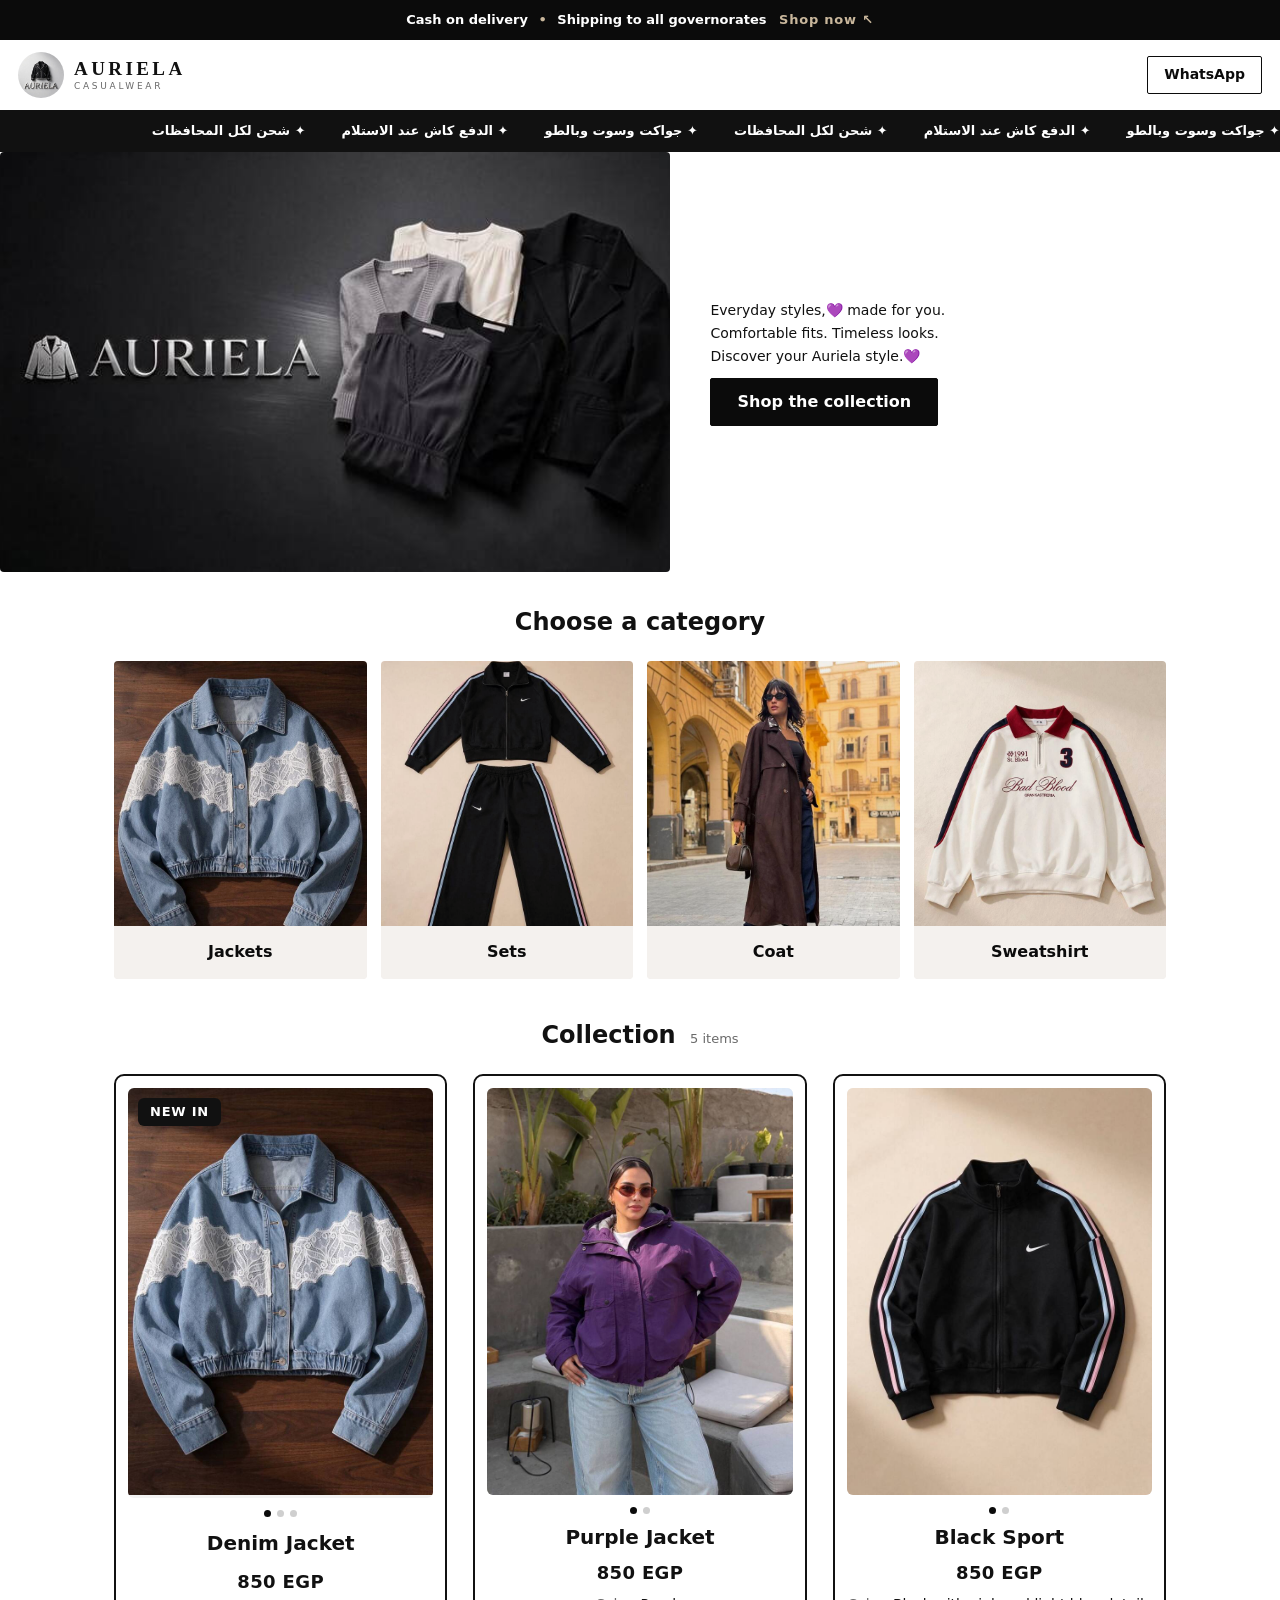
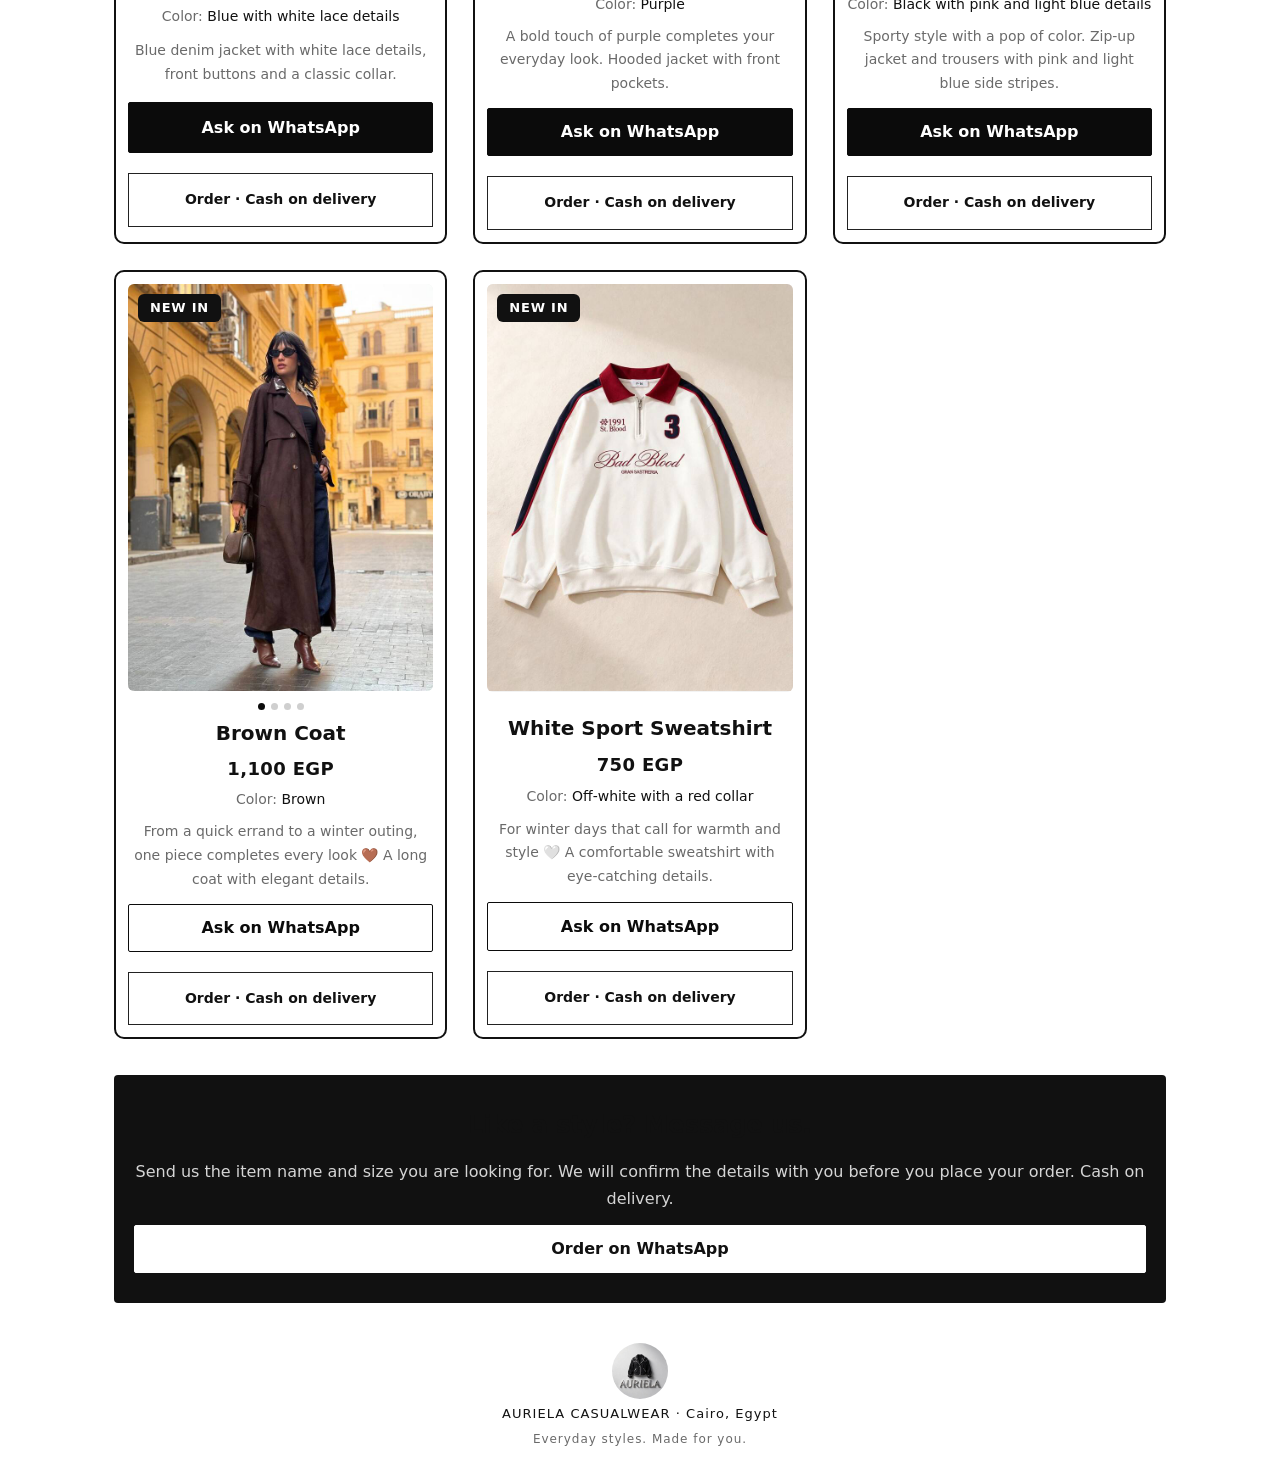
<file: index.html>
<!DOCTYPE html><html lang="en" dir="ltr"><head><meta charset="utf-8"><meta name="viewport" content="width=device-width,initial-scale=1">
<title>Auriela Casualwear | Jackets, Sets & Coats</title><meta name="description" content="Jackets, sets and coats for your everyday style. Cash on delivery and shipping to all governorates.">
<meta property="og:image" content="4-cover.jpg"><link rel="icon" href="3-logo.jpg">
<link rel="stylesheet" href="2-style.css"><style>
.hero h1{font-size:14px!important;line-height:1.65;font-weight:500}
.order-panel{max-width:680px;margin:auto;background:#f6f3f8;border:1px solid #e5ddeb;border-radius:18px;padding:24px}.order-panel h2{margin-top:0}.order-intro{line-height:1.6;color:#555}.order-grid{display:grid;grid-template-columns:1fr 1fr;gap:16px}.order-grid label{display:flex;flex-direction:column;gap:7px;font-size:14px;font-weight:600}.order-grid input,.order-grid select,.order-grid textarea{box-sizing:border-box;width:100%;min-width:0;font:inherit;font-size:16px;background:white;color:#222;border:1px solid #cfc6d7;border-radius:9px;padding:12px}.order-grid .wide{grid-column:1/-1}.order-notice{font-size:12px;line-height:1.6;color:#555}.order-panel button{cursor:pointer;font:inherit;width:100%;margin-top:8px}.cod-tag{display:inline-block;font-size:12px;border-radius:30px;background:#e9dff0;padding:8px 12px;margin-bottom:12px}.acts{flex-wrap:wrap}.order-link{margin-top:8px}.order-panel input:focus,.order-panel select:focus,.order-panel textarea:focus{outline:2px solid #79508f;outline-offset:2px}@media(max-width:600px){.order-panel{padding:20px 16px}.order-grid{grid-template-columns:1fr}.order-grid .wide{grid-column:auto}}
.product-order{margin:16px 0 0}.product-order summary{display:block;cursor:pointer;border:1px solid #222;padding:14px 10px;text-align:center;font-size:14px;font-weight:600;list-style:none}.product-order summary::-webkit-details-marker{display:none}.product-order[open] summary{background:#111;color:#fff}.product-order .order-panel{margin-top:12px;padding:18px 14px}.product-order h4{font-size:20px;margin:0 0 12px}.order-product{font-size:14px;line-height:1.5}.product-order .order-grid{grid-template-columns:1fr}.product-order .order-grid .wide{grid-column:auto}.product-order button{white-space:normal;line-height:1.5}.grid .card:has(.product-order[open]){grid-column:1/-1}
.grid .card{border:2px solid #111;border-radius:10px;padding:12px;background:#fff;box-sizing:border-box}.grid .card .media{border-radius:6px;overflow:hidden}</style></head><body>
<div class="top">Cash on delivery <i>•</i> Shipping to all governorates <a href="#collection">Shop now ↖</a></div>
<header class="hd"><a class="brand" href="#"><img src="3-logo.jpg" alt="Auriela"><span><b>AURIELA</b><small>CASUALWEAR</small></span></a>
<a class="wa" href="https://wa.me/201066720687?text=Hi%20Auriela" aria-label="WhatsApp">WhatsApp</a></header>
<div class="strip" lang="ar" dir="rtl"><span>✦ جواكت وسوت وبالطو</span><span>✦ الدفع كاش عند الاستلام</span><span>✦ شحن لكل المحافظات</span><span>✦ جواكت وسوت وبالطو</span><span>✦ الدفع كاش عند الاستلام</span><span>✦ شحن لكل المحافظات</span></div>
<section class="hero"><img src="4-cover.jpg" alt="Auriela Casualwear"><div><h1 dir="ltr">Everyday styles,💜 made for you.<br>Comfortable fits. Timeless looks.<br>Discover your Auriela style.💜</h1><a class="btn" href="#collection">Shop the collection</a></div></section>
<section class="sec"><h2>Choose a category</h2><div class="tiles"><a class="tile" href="#denim" ><img src="5-denim1.jpg" alt=""><b>Jackets</b></a><a class="tile" href="#black" ><img src="11-black2.jpg" alt=""><b>Sets</b></a><a class="tile" href="#coat" ><img src="13-coat2.jpg" alt=""><b>Coat</b></a><a class="tile" href="#sweat" ><img src="16-sweat1.jpg" alt=""><b>Sweatshirt</b></a></div></section>
<section class="sec" id="collection"><h2>Collection <small>5 items</small></h2><div class="grid"><article class="card" id="denim"><div class="media"><div class="slides"><img src="5-denim1.jpg" alt="Denim jacket" loading="lazy"><img src="6-denim2.jpg" alt="Denim jacket" loading="lazy"><img src="7-denim3.jpg" alt="Denim jacket" loading="lazy"></div><span class="badge">NEW IN</span></div><div class="dots"><i></i><i></i><i></i></div>
<h3>Denim Jacket</h3><p class="price">850 EGP</p><p class="color"><span>Color:</span> Blue with white lace details</p><p class="desc">Blue denim jacket with white lace details, front buttons and a classic collar.</p><div class="acts"><a class="btn " href="https://wa.me/201066720687?text=Hi%20Auriela%2C%20I%27m%20interested%20in%20the%20Denim%20Jacket%20for%20EGP%20850.%20Could%20you%20share%20the%20available%20sizes%20and%20details%3F">Ask on WhatsApp</a></div><details class="product-order"><summary>Order · Cash on delivery</summary><div class="order-panel"><h4>Order Denim Jacket</h4><p class="order-intro">Cash on delivery. We will confirm availability, size, shipping fees and the final total before dispatch. No online payment.</p><form action="https://formsubmit.co/meid5092@gmail.com" method="POST">
<input type="hidden" name="_subject" value="Auriela | Denim Jacket | Cash-on-delivery order request">
<input type="hidden" name="_template" value="table">
<input type="text" name="_honey" tabindex="-1" autocomplete="off" style="display:none" aria-hidden="true">
<input type="hidden" name="Payment method" value="Cash on delivery">
<div class="order-grid">
<label>Full name<input name="Customer name" autocomplete="name" required maxlength="100"></label>
<label>Phone number<input type="tel" name="Phone" autocomplete="tel" inputmode="tel" required maxlength="25"></label>
<label>Governorate<input name="Governorate" autocomplete="address-level1" required maxlength="80"></label>
<div class="wide order-product">Product: <strong>Denim Jacket</strong><input type="hidden" name="Product" value="Denim Jacket"></div>
<label class="wide">Full delivery address<textarea name="Address" autocomplete="street-address" rows="3" required maxlength="500" placeholder="City, area, street, building and apartment"></textarea></label>
<label>Requested size<input name="Requested size" required maxlength="50" placeholder="Enter size or ask us to confirm"></label>
<label>Quantity<input type="number" name="Quantity" min="1" max="20" step="1" value="1" required></label>
<label class="wide">Notes (optional)<textarea name="Notes" rows="2" maxlength="500"></textarea></label>
</div><p class="order-notice">Your contact and delivery details are sent securely through FormSubmit to Auriela to handle your order request. Sending this form does not take a payment or confirm stock.</p>
<button class="btn" type="submit">Send cash-on-delivery request</button>
</form></div></details></article><article class="card" id="purple"><div class="media"><div class="slides"><img src="8-purple1.jpg" alt="Purple jacket" loading="lazy"><img src="9-purple2.jpg" alt="Purple jacket" loading="lazy"></div></div><div class="dots"><i></i><i></i></div>
<h3>Purple Jacket</h3><p class="price">850 EGP</p><p class="color"><span>Color:</span> Purple</p><p class="desc">A bold touch of purple completes your everyday look. Hooded jacket with front pockets.</p><div class="acts"><a class="btn " href="https://wa.me/201066720687?text=Hi%20Auriela%2C%20I%27m%20interested%20in%20the%20Purple%20Jacket%20for%20EGP%20850.%20Could%20you%20share%20the%20available%20sizes%20and%20details%3F">Ask on WhatsApp</a></div><details class="product-order"><summary>Order · Cash on delivery</summary><div class="order-panel"><h4>Order Purple Jacket</h4><p class="order-intro">Cash on delivery. We will confirm availability, size, shipping fees and the final total before dispatch. No online payment.</p><form action="https://formsubmit.co/meid5092@gmail.com" method="POST">
<input type="hidden" name="_subject" value="Auriela | Purple Jacket | Cash-on-delivery order request">
<input type="hidden" name="_template" value="table">
<input type="text" name="_honey" tabindex="-1" autocomplete="off" style="display:none" aria-hidden="true">
<input type="hidden" name="Payment method" value="Cash on delivery">
<div class="order-grid">
<label>Full name<input name="Customer name" autocomplete="name" required maxlength="100"></label>
<label>Phone number<input type="tel" name="Phone" autocomplete="tel" inputmode="tel" required maxlength="25"></label>
<label>Governorate<input name="Governorate" autocomplete="address-level1" required maxlength="80"></label>
<div class="wide order-product">Product: <strong>Purple Jacket</strong><input type="hidden" name="Product" value="Purple Jacket"></div>
<label class="wide">Full delivery address<textarea name="Address" autocomplete="street-address" rows="3" required maxlength="500" placeholder="City, area, street, building and apartment"></textarea></label>
<label>Requested size<input name="Requested size" required maxlength="50" placeholder="Enter size or ask us to confirm"></label>
<label>Quantity<input type="number" name="Quantity" min="1" max="20" step="1" value="1" required></label>
<label class="wide">Notes (optional)<textarea name="Notes" rows="2" maxlength="500"></textarea></label>
</div><p class="order-notice">Your contact and delivery details are sent securely through FormSubmit to Auriela to handle your order request. Sending this form does not take a payment or confirm stock.</p>
<button class="btn" type="submit">Send cash-on-delivery request</button>
</form></div></details></article><article class="card" id="black"><div class="media"><div class="slides"><img src="10-black1.jpg" alt="Black sports set" loading="lazy"><img src="11-black2.jpg" alt="Black sports set" loading="lazy"></div></div><div class="dots"><i></i><i></i></div>
<h3>Black Sport</h3><p class="price">850 EGP</p><p class="color"><span>Color:</span> Black with pink and light blue details</p><p class="desc">Sporty style with a pop of color. Zip-up jacket and trousers with pink and light blue side stripes.</p><div class="acts"><a class="btn " href="https://wa.me/201066720687?text=Hi%20Auriela%2C%20I%27m%20interested%20in%20the%20Black%20Sport%20Set%20for%20EGP%20850.%20Could%20you%20share%20the%20available%20sizes%20and%20details%3F">Ask on WhatsApp</a></div><details class="product-order"><summary>Order · Cash on delivery</summary><div class="order-panel"><h4>Order Black Sport</h4><p class="order-intro">Cash on delivery. We will confirm availability, size, shipping fees and the final total before dispatch. No online payment.</p><form action="https://formsubmit.co/meid5092@gmail.com" method="POST">
<input type="hidden" name="_subject" value="Auriela | Black Sport | Cash-on-delivery order request">
<input type="hidden" name="_template" value="table">
<input type="text" name="_honey" tabindex="-1" autocomplete="off" style="display:none" aria-hidden="true">
<input type="hidden" name="Payment method" value="Cash on delivery">
<div class="order-grid">
<label>Full name<input name="Customer name" autocomplete="name" required maxlength="100"></label>
<label>Phone number<input type="tel" name="Phone" autocomplete="tel" inputmode="tel" required maxlength="25"></label>
<label>Governorate<input name="Governorate" autocomplete="address-level1" required maxlength="80"></label>
<div class="wide order-product">Product: <strong>Black Sport</strong><input type="hidden" name="Product" value="Black Sport"></div>
<label class="wide">Full delivery address<textarea name="Address" autocomplete="street-address" rows="3" required maxlength="500" placeholder="City, area, street, building and apartment"></textarea></label>
<label>Requested size<input name="Requested size" required maxlength="50" placeholder="Enter size or ask us to confirm"></label>
<label>Quantity<input type="number" name="Quantity" min="1" max="20" step="1" value="1" required></label>
<label class="wide">Notes (optional)<textarea name="Notes" rows="2" maxlength="500"></textarea></label>
</div><p class="order-notice">Your contact and delivery details are sent securely through FormSubmit to Auriela to handle your order request. Sending this form does not take a payment or confirm stock.</p>
<button class="btn" type="submit">Send cash-on-delivery request</button>
</form></div></details></article><article class="card" id="coat"><div class="media"><div class="slides"><img src="13-coat2.jpg" alt="Brown suede coat" loading="lazy"><img src="12-coat1.jpg" alt="Brown suede coat" loading="lazy"><img src="14-coat3.jpg" alt="Brown suede coat" loading="lazy"><img src="15-coat4.jpg" alt="Brown suede coat" loading="lazy"></div><span class="badge">NEW IN</span></div><div class="dots"><i></i><i></i><i></i><i></i></div>
<h3>Brown Coat</h3><p class="price">1,100 EGP</p><p class="color"><span>Color:</span> Brown</p><p class="desc">From a quick errand to a winter outing, one piece completes every look 🤎 A long coat with elegant details.</p><div class="acts"><a class="btn ghost" href="https://wa.me/201066720687?text=Hi%20Auriela%2C%20I%27m%20interested%20in%20the%20Brown%20Coat%20for%20EGP%201100.%20Could%20you%20share%20the%20available%20sizes%20and%20details%3F">Ask on WhatsApp</a></div><details class="product-order"><summary>Order · Cash on delivery</summary><div class="order-panel"><h4>Order Brown Coat</h4><p class="order-intro">Cash on delivery. We will confirm availability, size, shipping fees and the final total before dispatch. No online payment.</p><form action="https://formsubmit.co/meid5092@gmail.com" method="POST">
<input type="hidden" name="_subject" value="Auriela | Brown Coat | Cash-on-delivery order request">
<input type="hidden" name="_template" value="table">
<input type="text" name="_honey" tabindex="-1" autocomplete="off" style="display:none" aria-hidden="true">
<input type="hidden" name="Payment method" value="Cash on delivery">
<div class="order-grid">
<label>Full name<input name="Customer name" autocomplete="name" required maxlength="100"></label>
<label>Phone number<input type="tel" name="Phone" autocomplete="tel" inputmode="tel" required maxlength="25"></label>
<label>Governorate<input name="Governorate" autocomplete="address-level1" required maxlength="80"></label>
<div class="wide order-product">Product: <strong>Brown Coat</strong><input type="hidden" name="Product" value="Brown Coat"></div>
<label class="wide">Full delivery address<textarea name="Address" autocomplete="street-address" rows="3" required maxlength="500" placeholder="City, area, street, building and apartment"></textarea></label>
<label>Requested size<input name="Requested size" required maxlength="50" placeholder="Enter size or ask us to confirm"></label>
<label>Quantity<input type="number" name="Quantity" min="1" max="20" step="1" value="1" required></label>
<label class="wide">Notes (optional)<textarea name="Notes" rows="2" maxlength="500"></textarea></label>
</div><p class="order-notice">Your contact and delivery details are sent securely through FormSubmit to Auriela to handle your order request. Sending this form does not take a payment or confirm stock.</p>
<button class="btn" type="submit">Send cash-on-delivery request</button>
</form></div></details></article><article class="card" id="sweat"><div class="media"><div class="slides"><img src="16-sweat1.jpg" alt="White sports sweatshirt" loading="lazy"></div><span class="badge">NEW IN</span></div><div class="dots"></div>
<h3>White Sport Sweatshirt</h3><p class="price">750 EGP</p><p class="color"><span>Color:</span> Off-white with a red collar</p><p class="desc">For winter days that call for warmth and style 🤍 A comfortable sweatshirt with eye-catching details.</p><div class="acts"><a class="btn ghost" href="https://wa.me/201066720687?text=Hi%20Auriela%2C%20I%27m%20interested%20in%20the%20White%20Sport%20Sweatshirt%20for%20EGP%20750.%20Could%20you%20share%20the%20available%20sizes%20and%20details%3F">Ask on WhatsApp</a></div><details class="product-order"><summary>Order · Cash on delivery</summary><div class="order-panel"><h4>Order White Sport Sweatshirt</h4><p class="order-intro">Cash on delivery. We will confirm availability, size, shipping fees and the final total before dispatch. No online payment.</p><form action="https://formsubmit.co/meid5092@gmail.com" method="POST">
<input type="hidden" name="_subject" value="Auriela | White Sport Sweatshirt | Cash-on-delivery order request">
<input type="hidden" name="_template" value="table">
<input type="text" name="_honey" tabindex="-1" autocomplete="off" style="display:none" aria-hidden="true">
<input type="hidden" name="Payment method" value="Cash on delivery">
<div class="order-grid">
<label>Full name<input name="Customer name" autocomplete="name" required maxlength="100"></label>
<label>Phone number<input type="tel" name="Phone" autocomplete="tel" inputmode="tel" required maxlength="25"></label>
<label>Governorate<input name="Governorate" autocomplete="address-level1" required maxlength="80"></label>
<div class="wide order-product">Product: <strong>White Sport Sweatshirt</strong><input type="hidden" name="Product" value="White Sport Sweatshirt"></div>
<label class="wide">Full delivery address<textarea name="Address" autocomplete="street-address" rows="3" required maxlength="500" placeholder="City, area, street, building and apartment"></textarea></label>
<label>Requested size<input name="Requested size" required maxlength="50" placeholder="Enter size or ask us to confirm"></label>
<label>Quantity<input type="number" name="Quantity" min="1" max="20" step="1" value="1" required></label>
<label class="wide">Notes (optional)<textarea name="Notes" rows="2" maxlength="500"></textarea></label>
</div><p class="order-notice">Your contact and delivery details are sent securely through FormSubmit to Auriela to handle your order request. Sending this form does not take a payment or confirm stock.</p>
<button class="btn" type="submit">Send cash-on-delivery request</button>
</form></div></details></article></div></section>
<section class="sec"><div class="cta"><h2>Like a style? Message us.</h2><p>Send us the item name and size you are looking for. We will confirm the details with you before you place your order. Cash on delivery.</p><div class="acts"><a class="btn light" href="https://wa.me/201066720687?text=Hi%20Auriela%2C%20I%27d%20like%20to%20place%20an%20order.">Order on WhatsApp</a></div></div></section>

<footer class="ft"><img src="3-logo.jpg" alt=""><p>AURIELA CASUALWEAR · Cairo, Egypt</p><p class="s">Everyday styles. Made for you.</p></footer>
<nav class="bn"><a href="#">Home</a><a href="#collection">Products</a><a href="#collection">Order</a><a href="https://wa.me/201066720687?text=Hi%20Auriela">WhatsApp</a></nav>
</body></html>
</file>
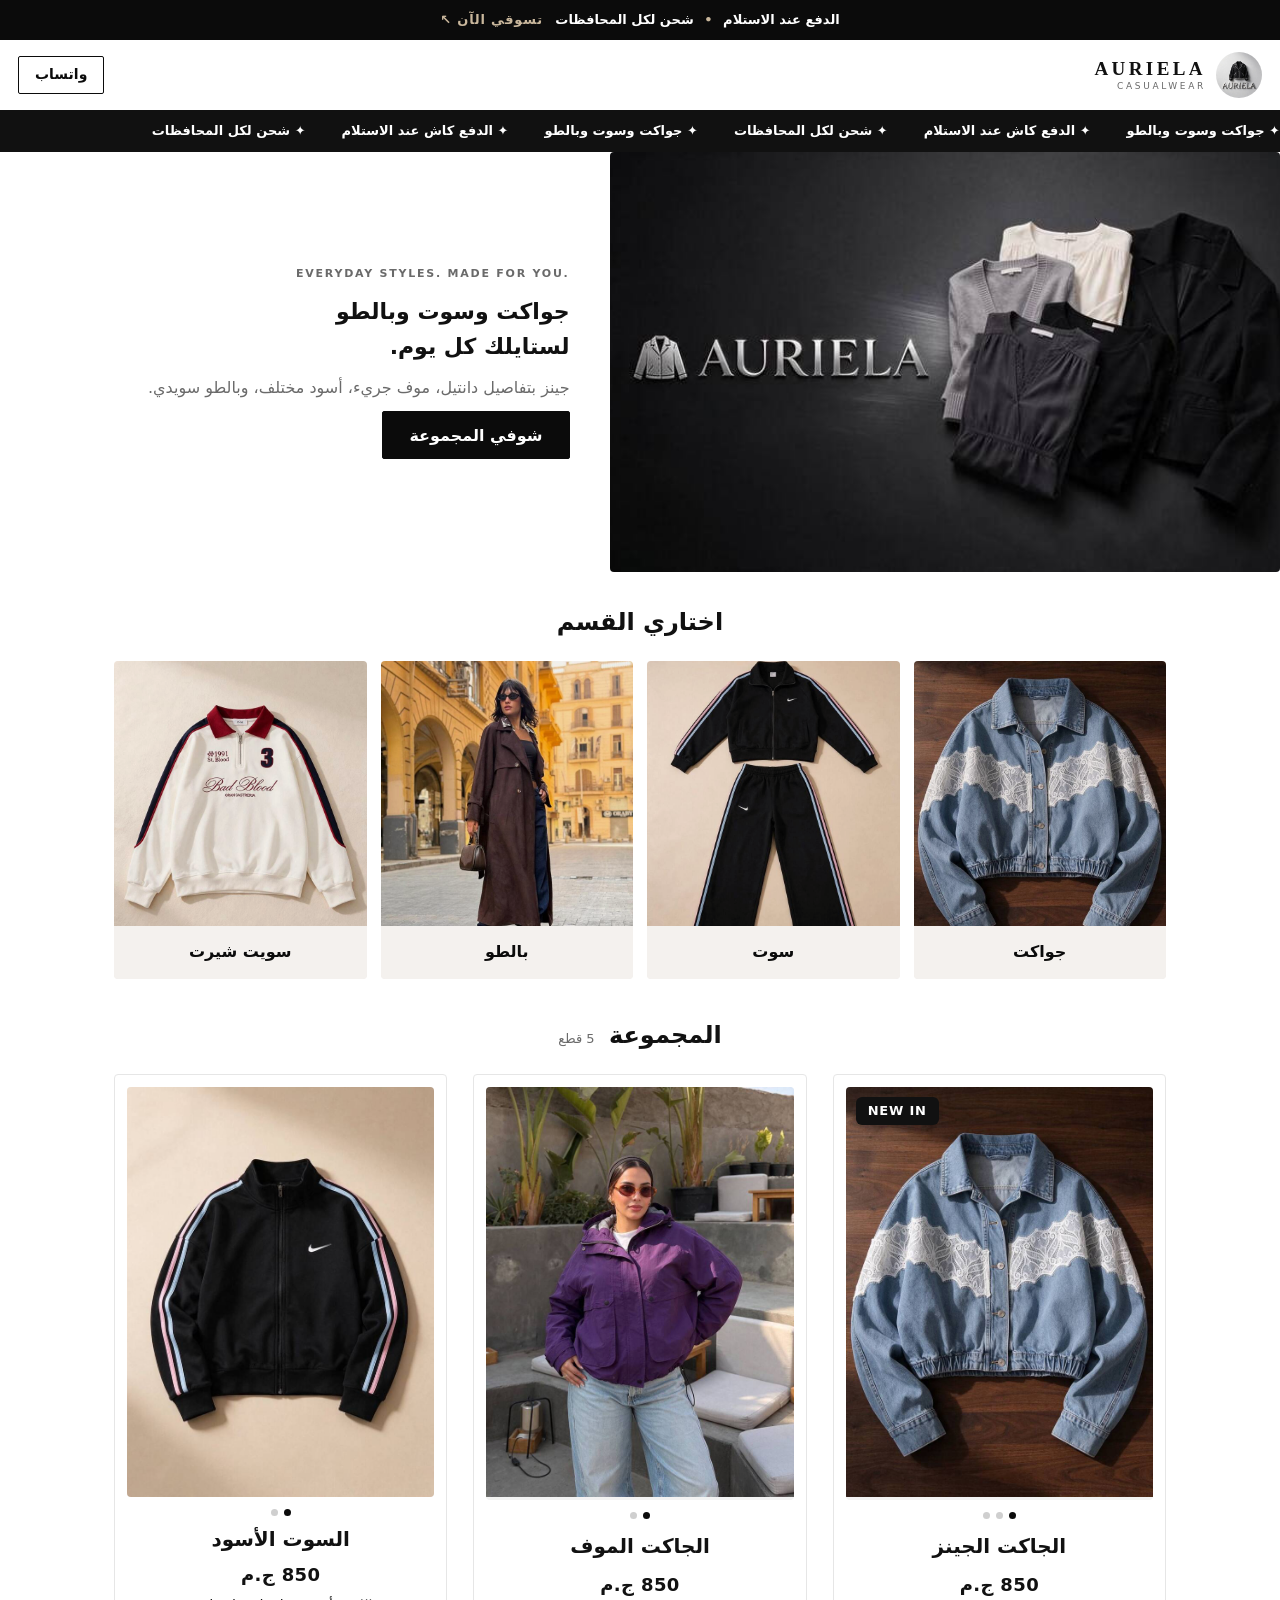
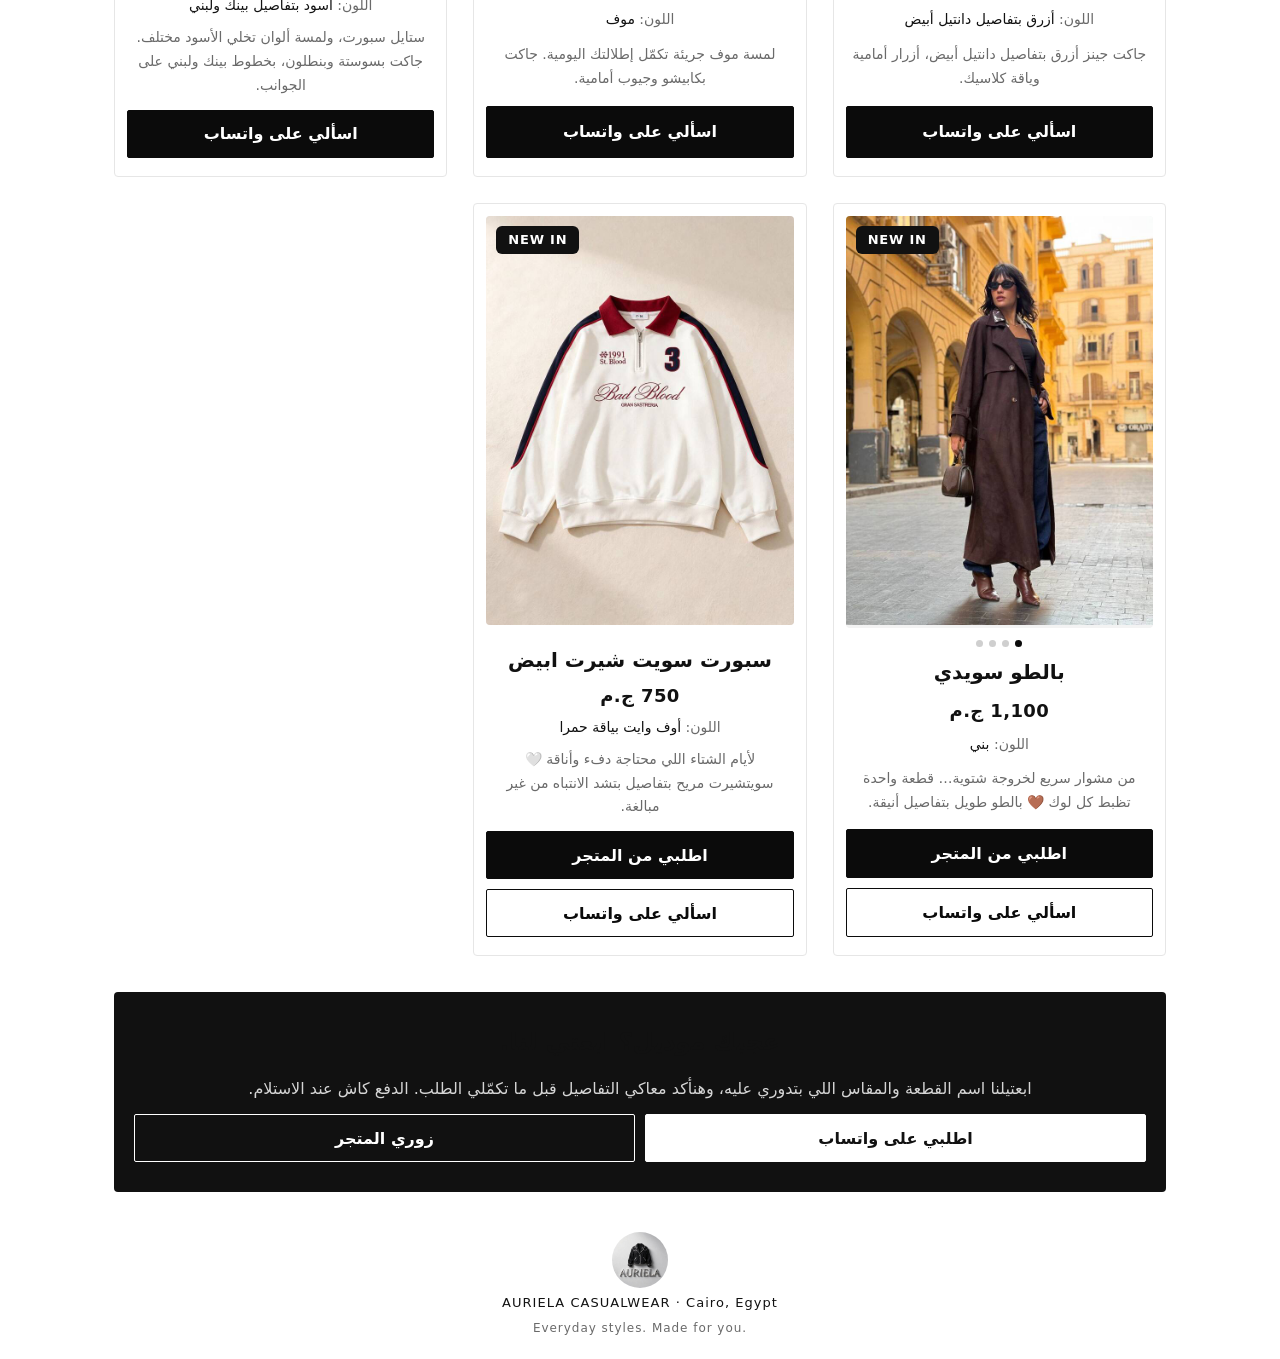
<file: 18-gh_index.html>
<!DOCTYPE html><html lang="ar" dir="rtl"><head><meta charset="utf-8"><meta name="viewport" content="width=device-width,initial-scale=1">
<title>Auriela Casualwear | جواكت وسوت وبالطو</title><meta name="description" content="جواكت وسوت وبالطو لستايلك كل يوم. الدفع عند الاستلام وشحن لكل المحافظات.">
<meta property="og:image" content="4-cover.jpg"><link rel="icon" href="3-logo.jpg">
<link rel="stylesheet" href="2-style.css"></head><body>
<div class="top">الدفع عند الاستلام <i>•</i> شحن لكل المحافظات <a href="#collection">تسوقي الآن ↖</a></div>
<header class="hd"><a class="brand" href="#"><img src="3-logo.jpg" alt="Auriela"><span><b>AURIELA</b><small>CASUALWEAR</small></span></a>
<a class="wa" href="https://wa.me/201066720687?text=%D8%A3%D9%87%D9%84%D8%A7%D9%8B%20Auriela" aria-label="واتساب">واتساب</a></header>
<div class="strip"><span>✦ جواكت وسوت وبالطو</span><span>✦ الدفع كاش عند الاستلام</span><span>✦ شحن لكل المحافظات</span><span>✦ جواكت وسوت وبالطو</span><span>✦ الدفع كاش عند الاستلام</span><span>✦ شحن لكل المحافظات</span></div>
<section class="hero"><img src="4-cover.jpg" alt="Auriela Casualwear"><div><p class="eyebrow">EVERYDAY STYLES. MADE FOR YOU.</p><h1>جواكت وسوت وبالطو<br>لستايلك كل يوم.</h1><p>جينز بتفاصيل دانتيل، موف جريء، أسود مختلف، وبالطو سويدي.</p><a class="btn" href="#collection">شوفي المجموعة</a></div></section>
<section class="sec"><h2>اختاري القسم</h2><div class="tiles"><a class="tile" href="#denim" ><img src="5-denim1.jpg" alt=""><b>جواكت</b></a><a class="tile" href="#black" ><img src="11-black2.jpg" alt=""><b>سوت</b></a><a class="tile" href="#coat" ><img src="13-coat2.jpg" alt=""><b>بالطو</b></a><a class="tile" href="#sweat" ><img src="16-sweat1.jpg" alt=""><b>سويت شيرت</b></a></div></section>
<section class="sec" id="collection"><h2>المجموعة <small>5 قطع</small></h2><div class="grid"><article class="card" id="denim"><div class="media"><div class="slides"><img src="5-denim1.jpg" alt="الجاكت الجينز" loading="lazy"><img src="6-denim2.jpg" alt="الجاكت الجينز" loading="lazy"><img src="7-denim3.jpg" alt="الجاكت الجينز" loading="lazy"></div><span class="badge">NEW IN</span></div><div class="dots"><i></i><i></i><i></i></div>
<h3>الجاكت الجينز</h3><p class="price">850 ج.م</p><p class="color"><span>اللون:</span> أزرق بتفاصيل دانتيل أبيض</p><p class="desc">جاكت جينز أزرق بتفاصيل دانتيل أبيض، أزرار أمامية وياقة كلاسيك.</p><div class="acts"><a class="btn " href="https://wa.me/201066720687?text=%D8%A3%D9%87%D9%84%D8%A7%D9%8B%20Auriela%D8%8C%20%D9%85%D9%87%D8%AA%D9%85%D8%A9%20%D8%A8%D9%80%20%D8%A7%D9%84%D8%AC%D8%A7%D9%83%D8%AA%20%D8%A7%D9%84%D8%AC%D9%8A%D9%86%D8%B2%20%D8%A8%D8%B3%D8%B9%D8%B1%20850%20%D8%AC%D9%86%D9%8A%D9%87.%20%D9%85%D9%85%D9%83%D9%86%20%D8%A7%D9%84%D9%85%D9%82%D8%A7%D8%B3%D8%A7%D8%AA%20%D9%88%D8%A7%D9%84%D8%AA%D9%81%D8%A7%D8%B5%D9%8A%D9%84%D8%9F">اسألي على واتساب</a></div></article><article class="card" id="purple"><div class="media"><div class="slides"><img src="8-purple1.jpg" alt="الجاكت الموف" loading="lazy"><img src="9-purple2.jpg" alt="الجاكت الموف" loading="lazy"></div></div><div class="dots"><i></i><i></i></div>
<h3>الجاكت الموف</h3><p class="price">850 ج.م</p><p class="color"><span>اللون:</span> موف</p><p class="desc">لمسة موف جريئة تكمّل إطلالتك اليومية. جاكت بكابيشو وجيوب أمامية.</p><div class="acts"><a class="btn " href="https://wa.me/201066720687?text=%D8%A3%D9%87%D9%84%D8%A7%D9%8B%20Auriela%D8%8C%20%D9%85%D9%87%D8%AA%D9%85%D8%A9%20%D8%A8%D9%80%20%D8%A7%D9%84%D8%AC%D8%A7%D9%83%D8%AA%20%D8%A7%D9%84%D9%85%D9%88%D9%81%20%D8%A8%D8%B3%D8%B9%D8%B1%20850%20%D8%AC%D9%86%D9%8A%D9%87.%20%D9%85%D9%85%D9%83%D9%86%20%D8%A7%D9%84%D9%85%D9%82%D8%A7%D8%B3%D8%A7%D8%AA%20%D9%88%D8%A7%D9%84%D8%AA%D9%81%D8%A7%D8%B5%D9%8A%D9%84%D8%9F">اسألي على واتساب</a></div></article><article class="card" id="black"><div class="media"><div class="slides"><img src="10-black1.jpg" alt="السوت الأسود" loading="lazy"><img src="11-black2.jpg" alt="السوت الأسود" loading="lazy"></div></div><div class="dots"><i></i><i></i></div>
<h3>السوت الأسود</h3><p class="price">850 ج.م</p><p class="color"><span>اللون:</span> أسود بتفاصيل بينك ولبني</p><p class="desc">ستايل سبورت، ولمسة ألوان تخلي الأسود مختلف. جاكت بسوستة وبنطلون، بخطوط بينك ولبني على الجوانب.</p><div class="acts"><a class="btn " href="https://wa.me/201066720687?text=%D8%A3%D9%87%D9%84%D8%A7%D9%8B%20Auriela%D8%8C%20%D9%85%D9%87%D8%AA%D9%85%D8%A9%20%D8%A8%D9%80%20%D8%A7%D9%84%D8%B3%D9%88%D8%AA%20%D8%A7%D9%84%D8%A3%D8%B3%D9%88%D8%AF%20%D8%A8%D8%B3%D8%B9%D8%B1%20850%20%D8%AC%D9%86%D9%8A%D9%87.%20%D9%85%D9%85%D9%83%D9%86%20%D8%A7%D9%84%D9%85%D9%82%D8%A7%D8%B3%D8%A7%D8%AA%20%D9%88%D8%A7%D9%84%D8%AA%D9%81%D8%A7%D8%B5%D9%8A%D9%84%D8%9F">اسألي على واتساب</a></div></article><article class="card" id="coat"><div class="media"><div class="slides"><img src="13-coat2.jpg" alt="بالطو سويدي" loading="lazy"><img src="12-coat1.jpg" alt="بالطو سويدي" loading="lazy"><img src="14-coat3.jpg" alt="بالطو سويدي" loading="lazy"><img src="15-coat4.jpg" alt="بالطو سويدي" loading="lazy"></div><span class="badge">NEW IN</span></div><div class="dots"><i></i><i></i><i></i><i></i></div>
<h3>بالطو سويدي</h3><p class="price">1,100 ج.م</p><p class="color"><span>اللون:</span> بني</p><p class="desc">من مشوار سريع لخروجة شتوية… قطعة واحدة تظبط كل لوك 🤎 بالطو طويل بتفاصيل أنيقة.</p><div class="acts"><a class="btn" href="https://rjedcz-8e.myshopify.com/products/brown-coat">اطلبي من المتجر</a><a class="btn ghost" href="https://wa.me/201066720687?text=%D8%A3%D9%87%D9%84%D8%A7%D9%8B%20Auriela%D8%8C%20%D9%85%D9%87%D8%AA%D9%85%D8%A9%20%D8%A8%D9%80%20%D8%A8%D8%A7%D9%84%D8%B7%D9%88%20%D8%B3%D9%88%D9%8A%D8%AF%D9%8A%20%D8%A8%D8%B3%D8%B9%D8%B1%201100%20%D8%AC%D9%86%D9%8A%D9%87.%20%D9%85%D9%85%D9%83%D9%86%20%D8%A7%D9%84%D9%85%D9%82%D8%A7%D8%B3%D8%A7%D8%AA%20%D9%88%D8%A7%D9%84%D8%AA%D9%81%D8%A7%D8%B5%D9%8A%D9%84%D8%9F">اسألي على واتساب</a></div></article><article class="card" id="sweat"><div class="media"><div class="slides"><img src="16-sweat1.jpg" alt="سبورت سويت شيرت ابيض" loading="lazy"></div><span class="badge">NEW IN</span></div><div class="dots"></div>
<h3>سبورت سويت شيرت ابيض</h3><p class="price">750 ج.م</p><p class="color"><span>اللون:</span> أوف وايت بياقة حمرا</p><p class="desc">لأيام الشتاء اللي محتاجة دفء وأناقة 🤍 سويتشيرت مريح بتفاصيل بتشد الانتباه من غير مبالغة.</p><div class="acts"><a class="btn" href="https://rjedcz-8e.myshopify.com/products/sport-t-shirt">اطلبي من المتجر</a><a class="btn ghost" href="https://wa.me/201066720687?text=%D8%A3%D9%87%D9%84%D8%A7%D9%8B%20Auriela%D8%8C%20%D9%85%D9%87%D8%AA%D9%85%D8%A9%20%D8%A8%D9%80%20%D8%B3%D8%A8%D9%88%D8%B1%D8%AA%20%D8%B3%D9%88%D9%8A%D8%AA%20%D8%B4%D9%8A%D8%B1%D8%AA%20%D8%A7%D8%A8%D9%8A%D8%B6%20%D8%A8%D8%B3%D8%B9%D8%B1%20750%20%D8%AC%D9%86%D9%8A%D9%87.%20%D9%85%D9%85%D9%83%D9%86%20%D8%A7%D9%84%D9%85%D9%82%D8%A7%D8%B3%D8%A7%D8%AA%20%D9%88%D8%A7%D9%84%D8%AA%D9%81%D8%A7%D8%B5%D9%8A%D9%84%D8%9F">اسألي على واتساب</a></div></article></div></section>
<section class="sec"><div class="cta"><h2>عجبك موديل؟ ابعتي لنا.</h2><p>ابعتيلنا اسم القطعة والمقاس اللي بتدوري عليه، وهنأكد معاكي التفاصيل قبل ما تكمّلي الطلب. الدفع كاش عند الاستلام.</p><div class="acts"><a class="btn light" href="https://wa.me/201066720687?text=%D8%A3%D9%87%D9%84%D8%A7%D9%8B%20Auriela%D8%8C%20%D8%B9%D8%A7%D9%8A%D8%B2%D8%A9%20%D8%A3%D8%B7%D9%84%D8%A8.">اطلبي على واتساب</a><a class="btn outline" href="https://rjedcz-8e.myshopify.com">زوري المتجر</a></div></div></section>
<footer class="ft"><img src="3-logo.jpg" alt=""><p>AURIELA CASUALWEAR · Cairo, Egypt</p><p class="s">Everyday styles. Made for you.</p></footer>
<nav class="bn"><a href="#">الرئيسية</a><a href="#collection">المنتجات</a><a href="https://rjedcz-8e.myshopify.com">المتجر</a><a href="https://wa.me/201066720687?text=%D8%A3%D9%87%D9%84%D8%A7%D9%8B%20Auriela">واتساب</a></nav>
</body></html>
</file>
<file: 2-style.css>
:root{--navy:#0b0b0b;--pink:#f4f1ee;--sky:#f4f1ee;--ink:#111;--mut:#6a6a6a;--red:#111}
*{box-sizing:border-box}html{scroll-behavior:smooth}body{margin:0;font-family:system-ui,-apple-system,'Segoe UI',Tahoma,Roboto,'Noto Sans Arabic',sans-serif;color:var(--ink);background:#fff;padding-bottom:70px;line-height:1.7}
a{color:inherit;text-decoration:none}h1,h2,h3,p{margin:0}
.top{background:var(--navy);color:#fff;text-align:center;padding:9px 12px;font-size:13px;font-weight:600}.top i{color:#c9b79c;font-style:normal;margin:0 6px}.top a{color:#c9b79c;margin-inline-start:8px}
.hd{display:flex;align-items:center;justify-content:space-between;padding:12px 18px}.brand{display:flex;align-items:center;gap:10px}.brand img{width:46px;height:46px;border-radius:50%;object-fit:cover}
.brand span{display:grid;line-height:1.2}.brand b{font-family:Georgia,serif;letter-spacing:.18em;color:var(--navy);font-size:19px}.brand small{font-size:9px;letter-spacing:.3em;color:var(--mut)}
.wa{border:1.5px solid var(--navy);color:var(--navy);border-radius:999px;padding:6px 16px;font-weight:600;font-size:14px}
.strip{background:var(--navy);color:#fff;font-size:13px;font-weight:600;display:flex;gap:36px;overflow:hidden;white-space:nowrap;padding:10px 0}.strip span{animation:mq 18s linear infinite;flex:none}
@keyframes mq{to{transform:translateX(100%)}}
.hero{display:grid}.hero img{width:100%;display:block;aspect-ratio:16/10;object-fit:cover}.hero div{padding:22px 20px 28px;display:grid;gap:10px;justify-items:start}
.eyebrow{font-size:11px;letter-spacing:.16em;font-weight:700;color:var(--mut);direction:ltr}.hero h1{font-size:18px;line-height:1.6;color:var(--navy);font-weight:600}.hero p{color:var(--mut)}
.btn{display:inline-flex;align-items:center;justify-content:center;min-height:48px;padding:0 26px;border-radius:10px;background:var(--navy);color:#fff;font-weight:700;border:1.5px solid var(--navy);flex:1 1 150px;text-align:center}
.btn.ghost{background:#fff;color:var(--navy)}.btn.light{background:#fff;color:var(--navy);border-color:#fff}.btn.outline{background:transparent;color:#fff;border-color:#fff}
.sec{padding:30px 18px 6px}.sec h2{text-align:center;font-size:24px;color:var(--navy);font-weight:700;margin-bottom:18px}.sec h2 small{font-size:13px;color:var(--mut);font-weight:400;margin-inline-start:6px}
.tiles{display:grid;grid-template-columns:1fr 1fr;gap:14px}.tile{background:#f4f1ee;border-radius:14px;overflow:hidden;text-align:center;display:grid}.tile img{width:100%;aspect-ratio:1/1.05;object-fit:cover;object-position:center 30%;mix-blend-mode:multiply}.tile b{padding:12px 6px 14px;color:var(--navy);font-size:16px;background:#fff8}
.grid{display:grid;gap:26px}
.card{background:#fff;border:1px solid #e6e6e6;border-radius:16px;padding:12px 12px 18px;display:grid;gap:4px;scroll-margin-top:12px}
.media{position:relative;border-radius:12px;overflow:hidden;background:#f3f3f3}.slides{display:flex;overflow-x:auto;scroll-snap-type:x mandatory;scrollbar-width:none}.slides::-webkit-scrollbar{display:none}
.slides img{flex:0 0 100%;width:100%;aspect-ratio:3/4;object-fit:cover;scroll-snap-align:center}
.badge{position:absolute;top:10px;inset-inline-start:10px;background:#111;color:#fff;font-weight:700;font-size:13px;padding:3px 12px;border-radius:6px;direction:ltr}
.dots{display:flex;justify-content:center;gap:6px;padding:8px 0 2px;min-height:6px}.dots i{width:7px;height:7px;border-radius:50%;background:#cfcfcf}.dots i:first-child{background:var(--navy)}
.card h3{text-align:center;font-size:20px;color:var(--navy);font-weight:700}.price{text-align:center;color:var(--red);font-weight:700;font-size:18px}
.color{text-align:center;font-size:14px}.color span{color:var(--mut)}.desc{text-align:center;color:var(--mut);font-size:14px;padding:4px 6px 8px}
.acts{display:flex;gap:10px;flex-wrap:wrap}
.cta{background:var(--navy);color:#fff;border-radius:18px;padding:30px 20px;text-align:center;display:grid;gap:12px}.cta h2{color:#fff;margin:0}.cta p{color:#d5d5d5}
.ft{text-align:center;padding:34px 18px 20px;display:grid;justify-items:center;gap:4px}.ft img{width:56px;height:56px;border-radius:50%;object-fit:cover}.ft .s{font-size:12px;color:var(--mut);direction:ltr}.ft p{font-size:13px;letter-spacing:.08em;direction:ltr}
.bn{position:fixed;bottom:0;inset-inline:0;background:#fff;border-top:1px solid #e6e6e6;display:grid;grid-template-columns:repeat(4,1fr);z-index:9}.bn a{text-align:center;padding:14px 4px;font-size:13px;font-weight:700;color:var(--navy)}
@media(min-width:768px){.hero{grid-template-columns:1.1fr 1fr;align-items:center}.hero img{aspect-ratio:auto;height:100%;min-height:420px}.hero div{padding:40px}.hero h1{font-size:22px}
.tiles{grid-template-columns:repeat(4,1fr)}.grid{grid-template-columns:repeat(3,1fr)}.sec{max-width:1100px;margin:auto;padding-inline:24px}.bn{display:none}body{padding-bottom:0}}

.price{letter-spacing:.02em}.top a,.badge{letter-spacing:.06em}.btn{border-radius:2px}.card,.tile,.media,.cta,.hero img{border-radius:4px}.wa{border-radius:2px}.hero h1,.sec h2,.card h3{color:#111}.brand b{color:#111}.cta{background:#111}.btn.light{color:#111}.tile b{background:#f4f1ee}.strip{background:#111}
</file>
